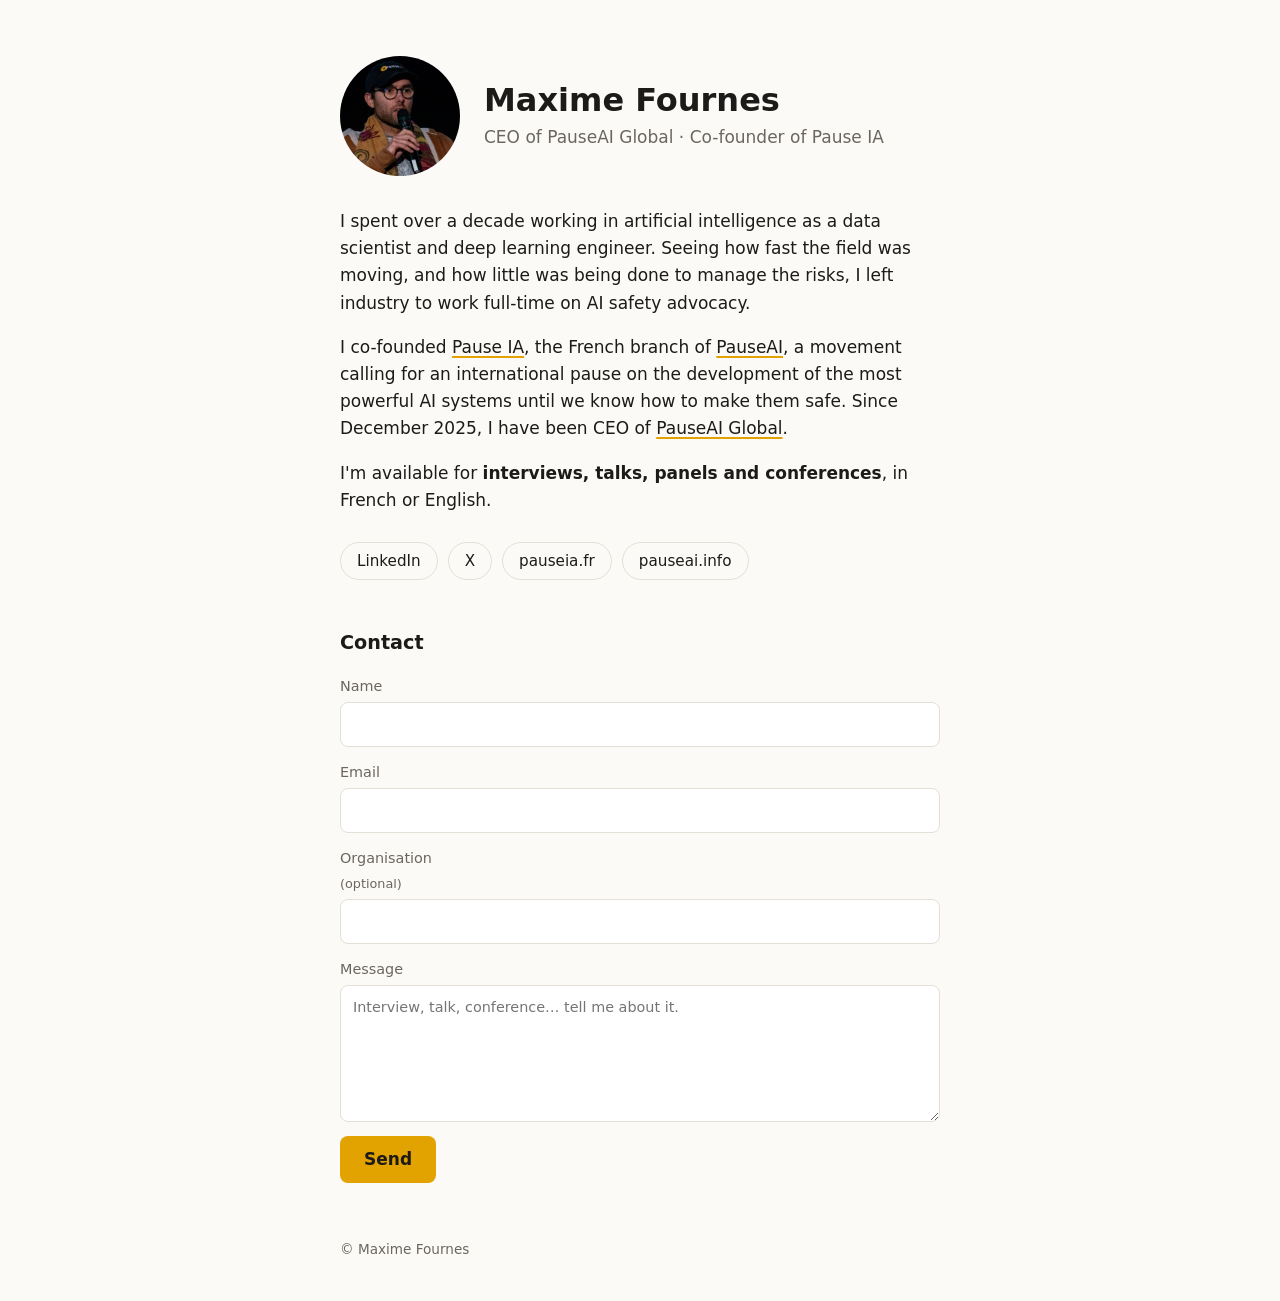
<file: index.html>
<!doctype html>
<html lang="en">
<head>
  <meta charset="utf-8">
  <meta name="viewport" content="width=device-width, initial-scale=1">
  <title>Maxime Fournes</title>
  <meta name="description" content="Maxime Fournes — CEO of PauseAI Global and co-founder of Pause IA. Available for interviews, talks and conferences on AI risk.">
  <meta property="og:title" content="Maxime Fournes">
  <meta property="og:description" content="CEO of PauseAI Global and co-founder of Pause IA. Available for interviews, talks and conferences on AI risk.">
  <meta property="og:image" content="https://maximefournes.com/assets/maxime-fournes.jpg">
  <meta property="og:url" content="https://maximefournes.com/">
  <link rel="icon" href="data:image/svg+xml,<svg xmlns='http://www.w3.org/2000/svg' viewBox='0 0 100 100'><text y='.9em' font-size='90'>⏸</text></svg>">
  <link rel="stylesheet" href="style.css">
</head>
<body>
  <main>
    <header>
      <img class="portrait" src="assets/maxime-fournes.jpg" alt="Maxime Fournes speaking on stage" width="640" height="640">
      <div>
        <h1>Maxime Fournes</h1>
        <p class="tagline"><span class="nw">CEO of PauseAI Global</span> · <span class="nw">Co-founder of Pause IA</span></p>
      </div>
    </header>

    <section>
      <p>
        I spent over a decade working in artificial intelligence as a data scientist and deep
        learning engineer. Seeing how fast the field was moving, and how little was being done to
        manage the risks, I left industry to work full-time on AI safety advocacy.
      </p>
      <p>
        I co-founded <a href="https://pauseia.fr">Pause IA</a>, the French branch of
        <a href="https://pauseai.info">PauseAI</a>, a movement calling for an international pause
        on the development of the most powerful AI systems until we know how to make them safe.
        Since December 2025, I have been CEO of <a href="https://pauseai.info">PauseAI Global</a>.
      </p>
      <p>
        I'm available for <strong>interviews, talks, panels and conferences</strong>, in French or English.
      </p>
    </section>

    <nav class="links" aria-label="Links">
      <a href="https://www.linkedin.com/in/maximefournes/">LinkedIn</a>
      <a href="https://x.com/FournesMaxime">X</a>
      <a href="https://pauseia.fr">pauseia.fr</a>
      <a href="https://pauseai.info">pauseai.info</a>
    </nav>

    <section id="contact">
      <h2>Contact</h2>
      <form action="https://api.web3forms.com/submit" method="POST">
        <input type="hidden" name="access_key" value="c126828b-0964-4254-a248-877310c66ab0">
        <input type="hidden" name="subject" value="New message from maximefournes.com">
        <input type="hidden" name="redirect" value="https://maximefournes.com/thanks.html">
        <!-- Honeypot: hidden from humans, bots fill it and get rejected -->
        <input type="checkbox" name="botcheck" class="hp" tabindex="-1" autocomplete="off">

        <label>Name <input type="text" name="name" required></label>
        <label>Email <input type="email" name="email" required></label>
        <label>Organisation <span class="opt">(optional)</span> <input type="text" name="organisation"></label>
        <label>Message <textarea name="message" rows="5" required placeholder="Interview, talk, conference… tell me about it."></textarea></label>
        <button type="submit">Send</button>
      </form>
    </section>

    <footer>© Maxime Fournes</footer>
  </main>
</body>
</html>
</file>
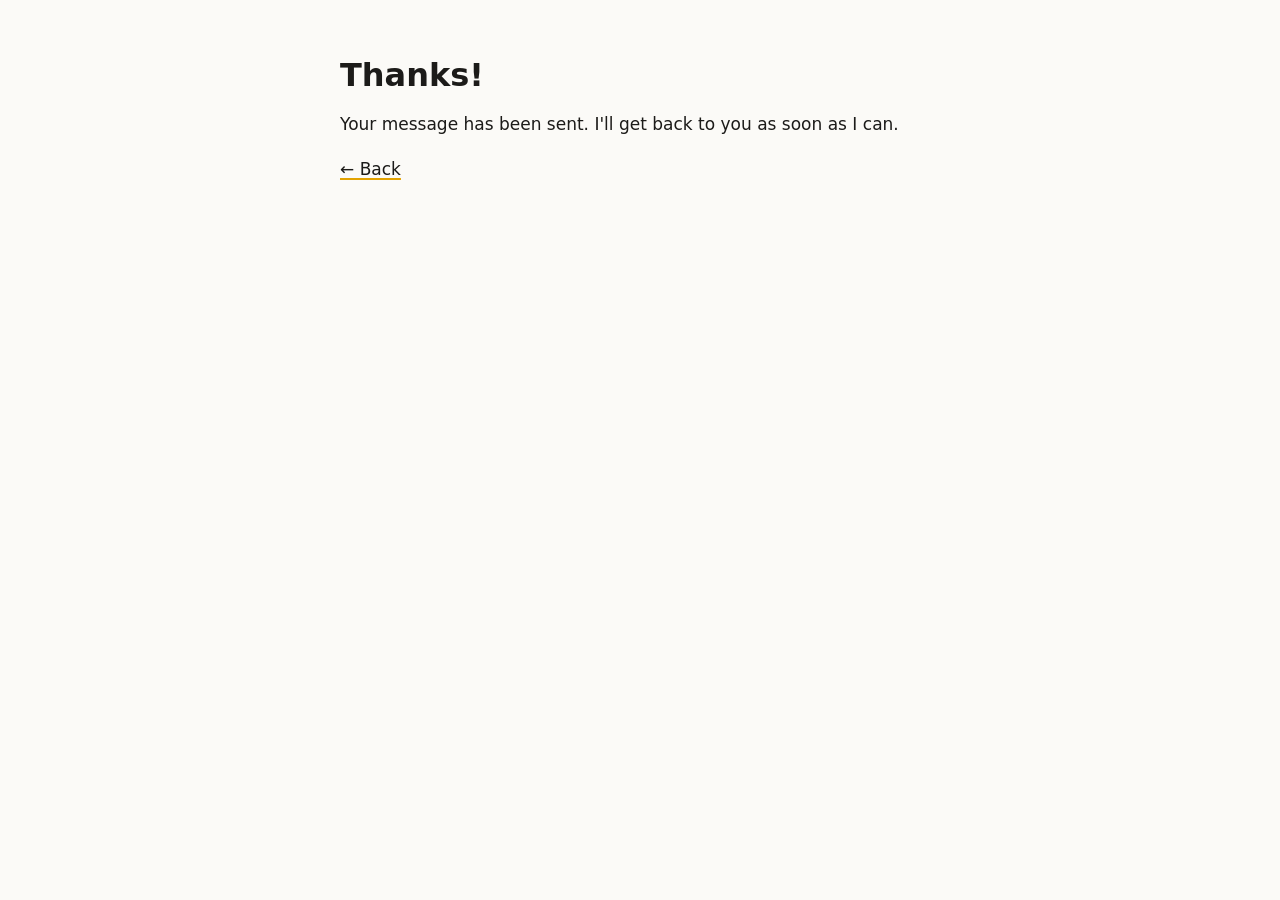
<file: thanks.html>
<!doctype html>
<html lang="en">
<head>
  <meta charset="utf-8">
  <meta name="viewport" content="width=device-width, initial-scale=1">
  <title>Thanks — Maxime Fournes</title>
  <link rel="stylesheet" href="style.css">
</head>
<body>
  <main>
    <h1>Thanks!</h1>
    <p>Your message has been sent. I'll get back to you as soon as I can.</p>
    <p><a href="/">← Back</a></p>
  </main>
</body>
</html>
</file>
<file: style.css>
:root {
  --bg: #fbfaf7;
  --text: #1c1b19;
  --muted: #6b675f;
  --accent: #e2a200;
  --line: #e4e0d7;
  --field: #ffffff;
}
@media (prefers-color-scheme: dark) {
  :root {
    --bg: #141412;
    --text: #ece9e2;
    --muted: #9c978c;
    --accent: #f2b81c;
    --line: #2e2c28;
    --field: #1d1c19;
  }
}

* { box-sizing: border-box; }

body {
  margin: 0;
  background: var(--bg);
  color: var(--text);
  font: 17px/1.6 system-ui, -apple-system, "Segoe UI", Roboto, sans-serif;
}

main {
  max-width: 640px;
  margin: 0 auto;
  padding: 56px 20px 40px;
}

header {
  display: flex;
  align-items: center;
  gap: 24px;
  margin-bottom: 32px;
}

.portrait {
  width: 120px;
  height: 120px;
  border-radius: 50%;
  object-fit: cover;
  flex-shrink: 0;
}

h1 { margin: 0; font-size: 2rem; line-height: 1.2; }
h2 { font-size: 1.2rem; margin: 48px 0 16px; }

.tagline { margin: 4px 0 0; color: var(--muted); }
.nw { white-space: nowrap; }

a { color: inherit; text-decoration-color: var(--accent); text-underline-offset: 3px; text-decoration-thickness: 2px; }

.links {
  display: flex;
  flex-wrap: wrap;
  gap: 10px;
  margin-top: 28px;
}
.links a {
  text-decoration: none;
  border: 1px solid var(--line);
  border-radius: 999px;
  padding: 6px 16px;
  font-size: 0.95rem;
}
.links a:hover { border-color: var(--accent); }

form { display: grid; gap: 14px; }
label { display: grid; gap: 4px; font-size: 0.9rem; color: var(--muted); }
.opt { font-size: 0.8rem; }

input, textarea {
  font: inherit;
  color: var(--text);
  background: var(--field);
  border: 1px solid var(--line);
  border-radius: 8px;
  padding: 10px 12px;
  width: 100%;
}
input:focus, textarea:focus { outline: 2px solid var(--accent); outline-offset: -1px; }

button {
  justify-self: start;
  font: inherit;
  font-weight: 600;
  background: var(--accent);
  color: #1c1b19;
  border: 0;
  border-radius: 8px;
  padding: 10px 24px;
  cursor: pointer;
}

.hp { display: none; }

footer { margin-top: 56px; font-size: 0.85rem; color: var(--muted); }

@media (max-width: 480px) {
  header { flex-direction: column; align-items: flex-start; gap: 16px; }
  .portrait { width: 96px; height: 96px; }
}
</file>
